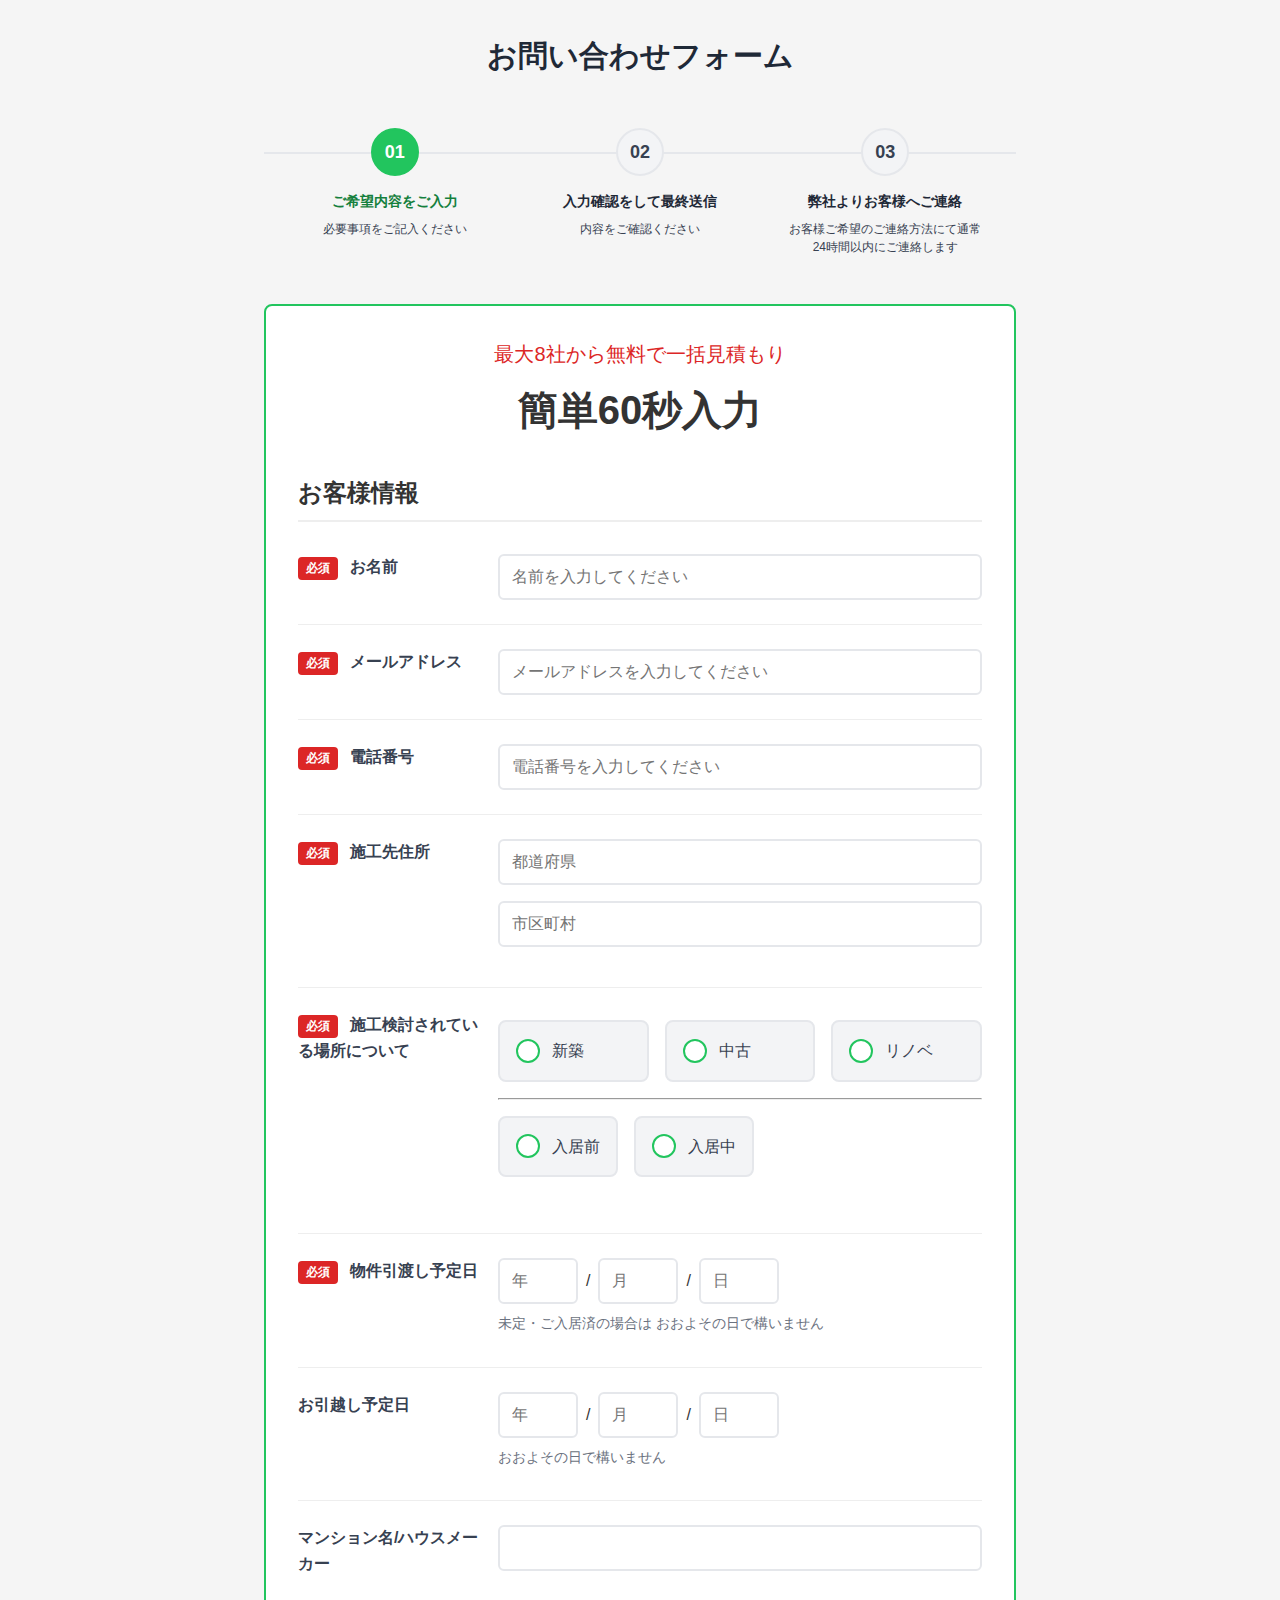
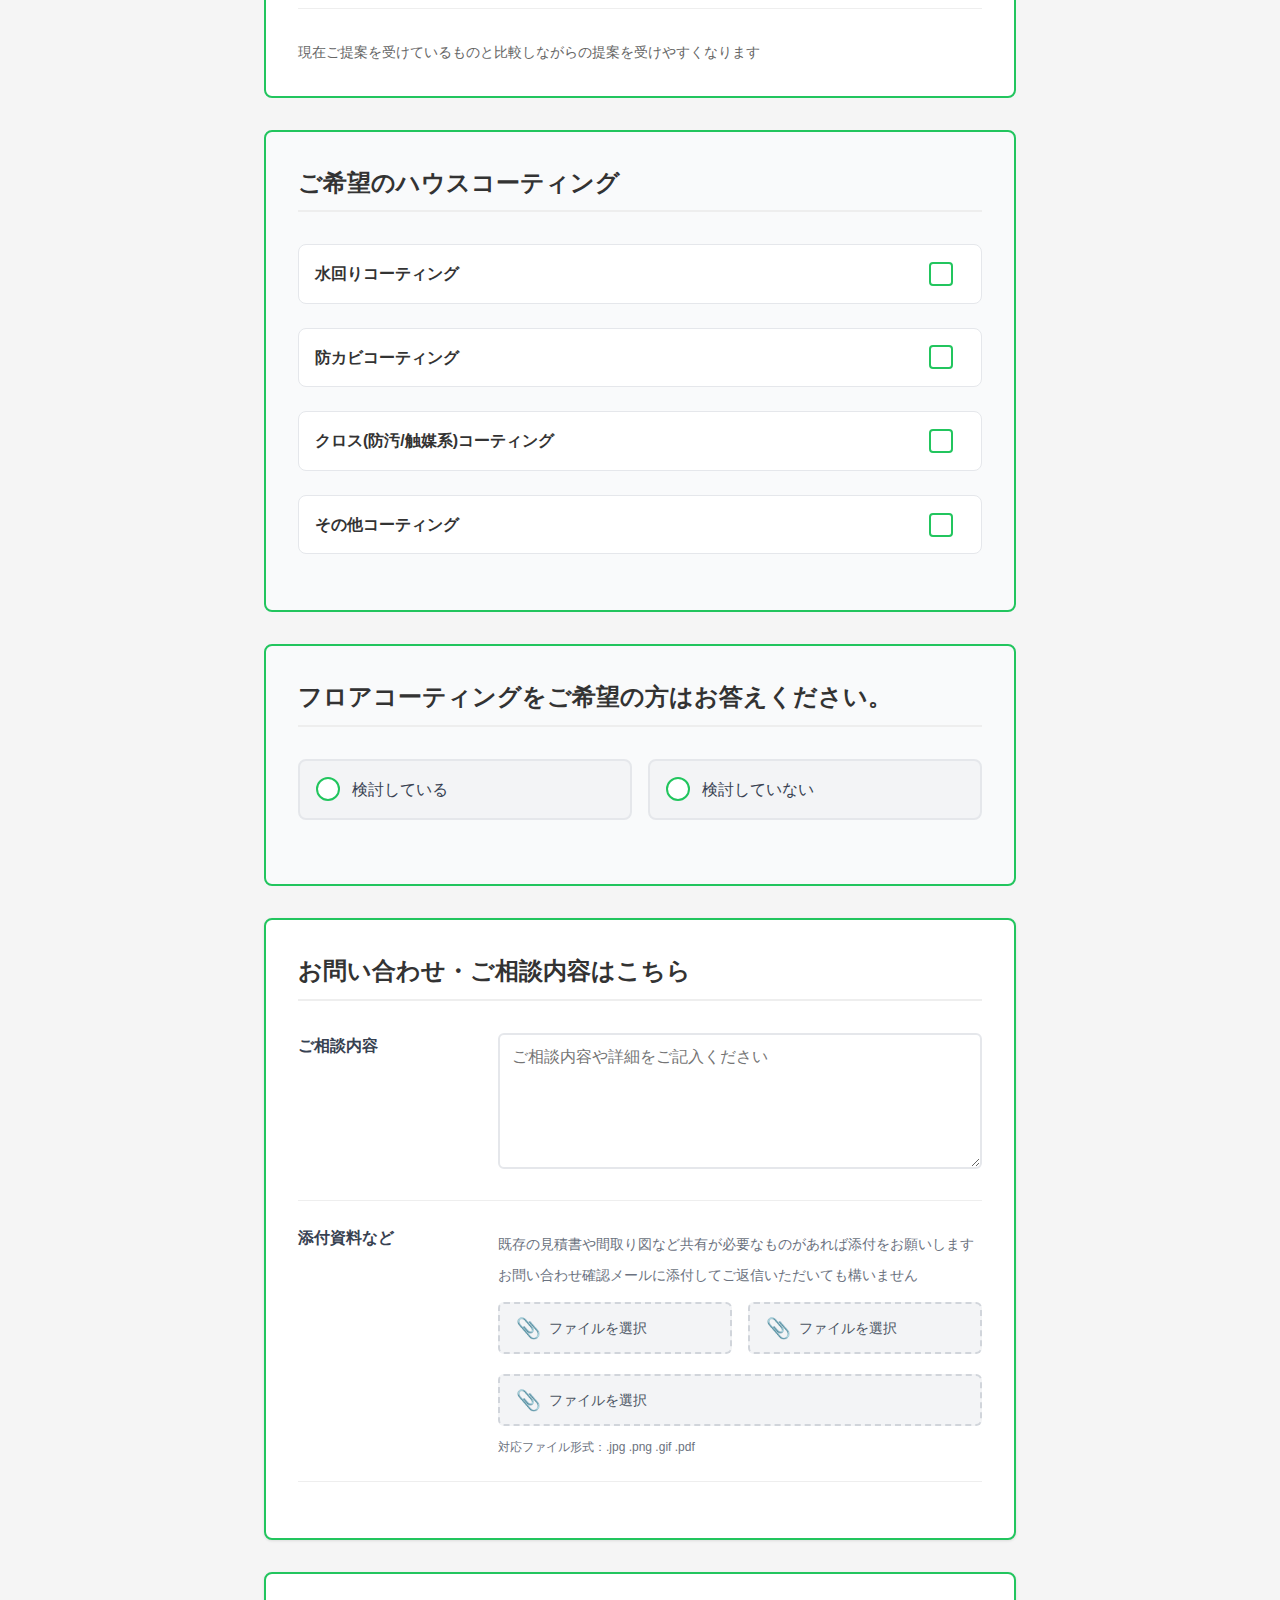
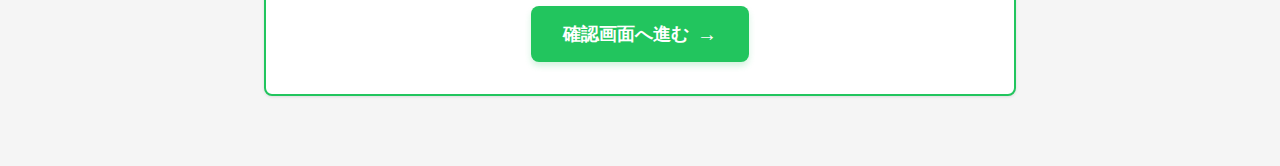
<file: index.html>
<!DOCTYPE html>
<html lang="ja">
	<head>
		<meta charset="UTF-8" />
		<meta name="viewport" content="width=device-width, initial-scale=1.0" />
		<title>お問い合わせフォーム</title>
		<link rel="stylesheet" href="./style.css" />
		<link
			href="https://fonts.googleapis.com/css2?family=Noto+Sans+JP:wght@500;700;900&display=swap"
			rel="stylesheet"
		/>
		<script src="script.js" defer></script>
	</head>
	<body>
		<main class="container">
			<header>
				<h1 class="form-title">お問い合わせフォーム</h1>
				<div class="progress-steps">
					<div class="step active">
						<div class="step-content">
							<div class="step-number">01</div>
							<div class="step-text">
								<h2>ご希望内容をご入力</h2>
								<p>必要事項をご記入ください</p>
							</div>
						</div>
					</div>
					<div class="step">
						<div class="step-content">
							<div class="step-number">02</div>
							<div class="step-text">
								<h2>入力確認をして最終送信</h2>
								<p>内容をご確認ください</p>
							</div>
						</div>
					</div>
					<div class="step">
						<div class="step-content">
							<div class="step-number">03</div>
							<div class="step-text">
								<h2>弊社よりお客様へご連絡</h2>
								<p>お客様ご希望のご連絡方法にて通常24時間以内にご連絡します</p>
							</div>
						</div>
					</div>
				</div>
			</header>

			<form id="contactForm" novalidate action="/confirmation.html">
				<!-- Personal Info Section -->
				<section class="form-section">
					<div class="header-section">
						<p class="header-text-red">最大8社から無料で一括見積もり</p>
						<h1 class="header-text-large">簡単60秒入力</h1>
					</div>

					<div class="form-content">
						<h2 class="section-title">お客様情報</h2>

						<!-- Name -->
						<div class="form-group">
							<div class="form-label">
								<span class="required-badge">必須</span>
								<label for="name">お名前</label>
							</div>
							<div class="form-input">
								<input
									type="text"
									id="name"
									name="name"
									placeholder="名前を入力してください"
									required
								/>
							</div>
						</div>

						<!-- Email -->
						<div class="form-group">
							<div class="form-label">
								<span class="required-badge">必須</span>
								<label for="email">メールアドレス</label>
							</div>
							<div class="form-input">
								<input
									type="email"
									id="email"
									name="email"
									placeholder="メールアドレスを入力してください"
									required
								/>
							</div>
						</div>

						<!-- Phone -->
						<div class="form-group">
							<div class="form-label">
								<span class="required-badge">必須</span>
								<label for="phone">電話番号</label>
							</div>
							<div class="form-input">
								<input
									type="tel"
									id="phone"
									name="phone"
									placeholder="電話番号を入力してください"
									required
								/>
							</div>
						</div>

						<!-- Installation Address -->
						<div class="form-group">
							<div class="form-label">
								<span class="required-badge">必須</span>
								<label>施工先住所</label>
							</div>
							<div class="form-input">
								<div class="address-fields">
									<input type="text" placeholder="都道府県" required />
									<input type="text" placeholder="市区町村" required />
								</div>
							</div>
						</div>

						<!-- Property Status -->
						<div class="form-group">
							<div class="form-label">
								<span class="required-badge">必須</span>
								<label>施工検討されている場所について</label>
							</div>
							<div class="form-input">
								<div class="property-status radio-group">
									<label class="radio-label propety-status-label">
										<input
											type="radio"
											name="property-type"
											value="新築"
											class="area-unit-radio"
										/>
										<span class="custom-radio"></span>
										<span class="radio-text">新築</span>
									</label>
									<label class="radio-label propety-status-label">
										<input
											type="radio"
											name="property-type"
											value="中古"
											class="area-unit-radio"
										/>
										<span class="custom-radio"></span>
										<span class="radio-text">中古</span>
									</label>
									<label class="radio-label propety-status-label">
										<input
											type="radio"
											name="property-type"
											value="リノベ"
											class="area-unit-radio"
										/>
										<span class="custom-radio"></span>
										<span class="radio-text">リノベ</span>
									</label>
								</div>
<hr>
								<div class="occupancy-status">
									<div class="occupancy-status radio-group">
										<label class="radio-label">
											<input
												type="radio"
												name="occupancy"
												value="入居前"
												class="area-unit-radio"
											/>
											<span class="custom-radio"></span>
											<span class="radio-text">入居前</span>
										</label>
										<label class="radio-label">
											<input
												type="radio"
												name="occupancy"
												value="入居中"
												class="area-unit-radio"
											/>
											<span class="custom-radio"></span>
											<span class="radio-text">入居中</span>
										</label>
									</div>
								</div>
							</div>
						</div>

						<!-- Handover Date -->
						<div class="form-group">
							<div class="form-label">
								<span class="required-badge">必須</span>
								<label>物件引渡し予定日</label>
							</div>
							<div class="form-input">
								<div class="date-input">
									<input type="text" placeholder="年" required />
									<span>/</span>
									<input type="text" placeholder="月" required />
									<span>/</span>
									<input type="text" placeholder="日" required />
								</div>
								<p class="helper-text">
									未定・ご入居済の場合は おおよその日で構いません
								</p>
							</div>
						</div>

						<!-- Moving Date -->
						<div class="form-group">
							<div class="form-label">
								<label>お引越し予定日</label>
							</div>
							<div class="form-input">
								<div class="date-input">
									<input type="text" placeholder="年" />
									<span>/</span>
									<input type="text" placeholder="月" />
									<span>/</span>
									<input type="text" placeholder="日" />
								</div>
								<p class="helper-text">おおよその日で構いません</p>
							</div>
						</div>

						<!-- Building Name -->
						<div class="form-group">
							<div class="form-label">
								<label>マンション名/ハウスメーカー</label>
							</div>
							<div class="form-input">
								<input type="text" />
							</div>
						</div>

						<p class="note-text">
							現在ご提案を受けているものと比較しながらの提案を受けやすくなります
						</p>
					</div>
				</section>

				<!-- Coating Options Section -->
				<section class="form-section coating-section">
					<h2 class="section-title">ご希望のハウスコーティング</h2>

					<!-- Water Area Coating -->
					<div class="coating-group">
						<input type="checkbox" id="water-coating" class="main-checkbox" />
						<label for="water-coating" class="main-label">
							水回りコーティング
							<span class="checkmark"></span>
						</label>


						<div class="sub-options">
							<label class="sub-item">
								<input
									type="checkbox"
									class="sub-checkbox"
									id="water-bathroom"
								/>
								<span class="checkmark"></span>
								浴室
							</label>
							<label class="sub-item">
								<input
									type="checkbox"
									class="sub-checkbox"
									id="water-washbasin"
								/>
								<span class="checkmark"></span>
								洗面台
							</label>
							<label class="sub-item">
								<input
									type="checkbox"
									class="sub-checkbox"
									id="water-kitchen"
								/>
								<span class="checkmark"></span>
								キッチン
							</label>
							<label class="sub-item">
								<input type="checkbox" class="sub-checkbox" id="water-toilet" />
								<span class="checkmark"></span>
								トイレ
							</label>
						</div>
					</div>

					<!-- Anti-mold Coating -->
					<div class="coating-group">
						<input type="checkbox" id="mold-coating" class="main-checkbox" />
						<label for="mold-coating" class="main-label">
							防カビコーティング
							<span class="checkmark"></span>
						</label>
						<div class="sub-options">
							<label class="sub-item">
								<input
									type="checkbox"
									class="sub-checkbox"
									id="mold-bathroom"
								/>
								<span class="checkmark"></span>
								浴室
							</label>
							<label class="sub-item">
								<input
									type="checkbox"
									class="sub-checkbox"
									id="mold-washroom"
								/>
								<span class="checkmark"></span>
								洗面所
							</label>
							<label class="sub-item">
								<input type="checkbox" class="sub-checkbox" id="mold-kitchen" />
								<span class="checkmark"></span>
								キッチン
							</label>
							<label class="sub-item">
								<input type="checkbox" class="sub-checkbox" id="mold-toilet" />
								<span class="checkmark"></span>
								トイレ
							</label>
							<label class="sub-item">
								<input type="checkbox" class="sub-checkbox" id="mold-storage" />
								<span class="checkmark"></span>
								収納内
							</label>
						</div>
					</div>

					<!-- Cross Coating -->
					<div class="coating-group">
						<input type="checkbox" id="cross-coating" class="main-checkbox" />
						<label for="cross-coating" class="main-label">
							クロス(防汚/触媒系)コーティング
							<span class="checkmark"></span>
						</label>
						<div class="sub-options">
							<label class="sub-item">
								<input
									type="checkbox"
									class="sub-checkbox"
									id="cross-bathroom"
								/>
								<span class="checkmark"></span>
								浴室
							</label>
							<label class="sub-item">
								<input
									type="checkbox"
									class="sub-checkbox"
									id="cross-washroom"
								/>
								<span class="checkmark"></span>
								洗面所
							</label>
							<label class="sub-item">
								<input
									type="checkbox"
									class="sub-checkbox"
									id="cross-kitchen"
								/>
								<span class="checkmark"></span>
								キッチン
							</label>
							<label class="sub-item">
								<input type="checkbox" class="sub-checkbox" id="cross-toilet" />
								<span class="checkmark"></span>
								トイレ
							</label>
							<label class="sub-item">
								<input
									type="checkbox"
									class="sub-checkbox"
									id="cross-storage"
								/>
								<span class="checkmark"></span>
								収納内
							</label>
						</div>
					</div>

					<!-- Other Coating -->
					<div class="coating-group">
						<input type="checkbox" id="other-coating" class="main-checkbox" />
						<label for="other-coating" class="main-label">
							その他コーティング
							<span class="checkmark"></span>
						</label>
						<div class="sub-options">
							<label class="sub-item">
								<input
									type="checkbox"
									class="sub-checkbox"
									id="entrance-stone"
								/>
								<span class="checkmark"></span>
								玄関石材コーティング
							</label>
							<label class="sub-item">
								<input
									type="checkbox"
									class="sub-checkbox"
									id="cushion-floor"
								/>
								<span class="checkmark"></span>
								クッションフロアコーティング
							</label>
							<label class="sub-item">
								<input type="checkbox" class="sub-checkbox" id="window-frame" />
								<span class="checkmark"></span>
								窓枠コーティング
							</label>
							<label class="sub-item">
								<input
									type="checkbox"
									class="sub-checkbox"
									id="room-storage-door"
								/>
								<span class="checkmark"></span>
								居室ドア・収納扉コーティング
							</label>
							<label class="sub-item">
								<input type="checkbox" class="sub-checkbox" id="white-wood" />
								<span class="checkmark"></span>
								和室白木コーティング
							</label>
						</div>
					</div>
				</section>

				<!-- Floor Coatings -->
				<section class="form-section coating-section">
					<h2 class="section-title">
						フロアコーティングをご希望の方はお答えください。
					</h2>
					<div class="form-row floor-coating-options">
						<div class="form-input">
							<div class="radio-group">
								<label class="radio-label">
									<input
										type="radio"
										name="floor-coating-"
										value="検討している"
										id="considering"
									/>
									<span class="custom-radio"></span>
									<span class="radio-text">検討している</span>
								</label>
								<label class="radio-label">
									<input
										type="radio"
										name="floor-coating-"
										value="検討していない"
										id="not-considering"
									/>
									<span class="custom-radio"></span>
									<span class="radio-text">検討していない</span>
								</label>
							</div>
						</div>
					</div>

					<div id="coating-options" class="hidden">
						<!-- Maintenance Preferences -->
						<div class="coating-group">
							<input
								type="checkbox"
								id="maintenance-preference"
								class="main-checkbox"
							/>
							<label for="maintenance-preference" class="main-label">
								お手入れと性能
								<span class="checkmark"></span>
							</label>
							<div class="sub-options">
								<label class="sub-item">
									<input type="checkbox" class="sub-checkbox" id="easy-care" />
									<span class="checkmark"></span>
									お手入れが楽なのがいい
								</label>
								<label class="sub-item">
									<input
										type="checkbox"
										class="sub-checkbox"
										id="hard-to-scratch"
									/>
									<span class="checkmark"></span>
									傷がつきにくいのがいい
								</label>
								<label class="sub-item">
									<input
										type="checkbox"
										class="sub-checkbox"
										id="good-to-slip"
									/>
									<span class="checkmark"></span>
									滑りにくいのがいい
								</label>
							</div>
						</div>

						<!-- Cost Preferences -->
						<div class="coating-group">
							<input
								type="checkbox"
								id="cost-preference"
								class="main-checkbox"
							/>
							<label for="cost-preference" class="main-label">
								コスト
								<span class="checkmark"></span>
							</label>
							<div class="sub-options">
								<label class="sub-item">
									<input
										type="checkbox"
										class="sub-checkbox"
										id="anything-cheap"
									/>
									<span class="checkmark"></span>
									安価ならなんでもいい
								</label>
								<label class="sub-item">
									<input
										type="checkbox"
										class="sub-checkbox"
										id="price-quality-balance"
									/>
									<span class="checkmark"></span>
									値段と質のバランス
								</label>
								<label class="sub-item">
									<input
										type="checkbox"
										class="sub-checkbox"
										id="high-performance"
									/>
									<span class="checkmark"></span>
									少し高価でも高性能がいい
								</label>
							</div>
						</div>

						<!-- Desired Coating Type -->
						<div class="coating-group">
							<input
								type="checkbox"
								id="desired-coating-type"
								class="main-checkbox"
							/>
							<label for="desired-coating-type" class="main-label">
								ご希望のコーティング種別
								<span class="checkmark"></span>
							</label>
							<div class="sub-options">
								<label class="sub-item">
									<input
										type="checkbox"
										class="sub-checkbox"
										id="glass-coating"
									/>
									<span class="checkmark"></span>
									<span class="option-text">ガラスコーティング</span>
								</label>
								<label class="sub-item">
									<input type="checkbox" class="sub-checkbox" id="uv-coating" />
									<span class="checkmark"></span>
									<span class="option-text">UVコーティング</span>
								</label>
								<label class="sub-item">
									<input
										type="checkbox"
										class="sub-checkbox"
										id="silicone-coating"
									/>
									<span class="checkmark"></span>
									<span class="option-text">シリコンコーティング</span>
								</label>
								<label class="sub-item">
									<input
										type="checkbox"
										class="sub-checkbox"
										id="urethane-coating"
									/>
									<span class="checkmark"></span>
									<span class="option-text">ウレタン系コーティング</span>
								</label>
								<label class="sub-item">
									<input
										type="checkbox"
										class="sub-checkbox"
										id="recommendations-environment"
									/>
									<span class="checkmark"></span>
									<span class="option-text">上記の環境に合わせたお薦め</span>
								</label>
								<label class="sub-item other-option">
									<input
										type="checkbox"
										class="sub-checkbox"
										id="other-coating"
									/>
									<span class="checkmark"></span>
									<span class="option-text">その他</span>
									<div class="other-input-wrapper">
										<input
											type="text"
											id="others-product-name"
											class="other-input"
											placeholder="*ご紹介を受けた製品名など"
										/>
									</div>
								</label>
							</div>
						</div>

						<!-- General construction request -->
						<div class="form-group">
							<label for="General-construction-request" class="form-label"
								>おおまかな施工希望</label
							>
							<div class="form-input">
								<label class="sub-item">
									<input
										type="checkbox"
										class="sub-checkbox"
										id="urethane-coating"
									/>
									<span class="checkmark"></span>
									<span class="option-text">必要箇所のみ希望</span>
								</label>
								<label class="sub-item">
									<input
										type="checkbox"
										class="sub-checkbox"
										id="urethane-coating"
									/>
									<span class="checkmark"></span>
									<span class="option-text">全室施工希望</span>
								</label>
							</div>
						</div>

						<div class="form-group">
							<label for="area-unit" class="form-label">施工面積の単位</label>
							<div class="form-input area-unit-group">
								<label class="radio-label area-unit-label">
									<input
										type="radio"
										name="area-unit"
										value="tatami"
										class="area-unit-radio"
									/>
									<span class="custom-radio"></span>
									<span class="radio-text">帖</span>
								</label>
								<label class="radio-label area-unit-label">
									<input
										type="radio"
										name="area-unit"
										value="square-meter"
										class="area-unit-radio"
									/>
									<span class="custom-radio"></span>
									<span class="radio-text">平米（㎡）</span>
								</label>
							</div>
						</div>

						<div class="form-group">
							<label for="construction-area" class="form-label">施工面積</label>
							<div class="form-input">
								<div class="construction-area-wrapper">
									<span class="area-prefix">約</span>
									<div class="area-input-container">
										<input
											type="text"
											id="construction-area"
											name="construction-area"
											class="area-input"
											placeholder="数値を入力"
										/>
									</div>
									<span class="area-suffix">帖/平米</span>
								</div>
							</div>
						</div>
					</div>
				</section>

				<!-- Attachmennts -->
				<section class="form-section inquiry-section">
					<h3 class="section-title">お問い合わせ・ご相談内容はこちら</h3>

					<div class="form-group">
						<label for="inquiry-details" class="form-label">ご相談内容</label>
						<div class="form-input">
							<textarea
								name="inquiry-details"
								id="inquiry-details"
								rows="6"
								placeholder="ご相談内容や詳細をご記入ください"
								class="text-area-input"
							></textarea>
						</div>
					</div>

					<!-- File Upload Section -->
					<div class="form-group">
						<label class="form-label">添付資料など</label>
						<div class="form-input">
							<p class="helper-text">
								既存の見積書や間取り図など共有が必要なものがあれば添付をお願いします
							</p>
							<p class="helper-text">
								お問い合わせ確認メールに添付してご返信いただいても構いません
							</p>

							<div class="file-upload-container">
								<div class="file-upload-item">
									<input
										type="file"
										id="file1"
										name="file1"
										class="file-input"
										accept=".jpg,.png,.gif,.pdf"
									/>
									<label for="file1" class="file-label">
										<span class="file-icon">📎</span>
										<span class="file-text">ファイルを選択</span>
									</label>
									<span class="file-name"></span>
								</div>
								<div class="file-upload-item">
									<input
										type="file"
										id="file2"
										name="file2"
										class="file-input"
										accept=".jpg,.png,.gif,.pdf"
									/>
									<label for="file2" class="file-label">
										<span class="file-icon">📎</span>
										<span class="file-text">ファイルを選択</span>
									</label>
									<span class="file-name"></span>
								</div>
								<div class="file-upload-item">
									<input
										type="file"
										id="file3"
										name="file3"
										class="file-input"
										accept=".jpg,.png,.gif,.pdf"
									/>
									<label for="file3" class="file-label">
										<span class="file-icon">📎</span>
										<span class="file-text">ファイルを選択</span>
									</label>
									<span class="file-name"></span>
								</div>
							</div>
							<p class="file-format-info">
								対応ファイル形式：.jpg .png .gif .pdf
							</p>
						</div>
					</div>
				</section>

				<!-- Submit -->
				<section class="form-section submit-section">
					<div class="submit-container">
						<button type="submit" class="submit-button">
							<span class="submit-text">確認画面へ進む</span>
							<span class="submit-icon">→</span>
						</button>
					</div>
				</section>
			</form>
		</main>
	</body>
</html>
</file>
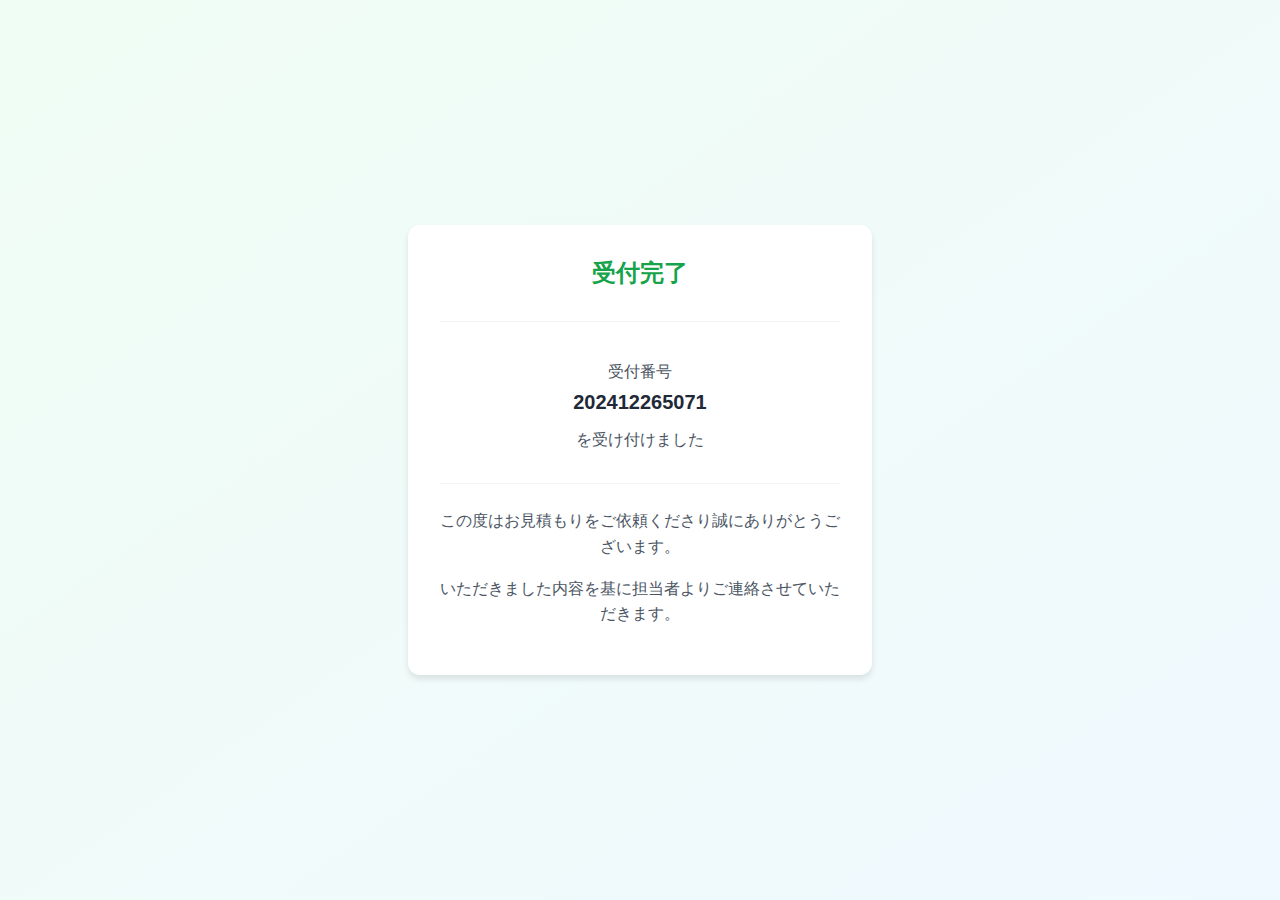
<file: confirmation.html>
<!DOCTYPE html>
<html lang="ja">
<head>
    <meta charset="UTF-8">
    <meta name="viewport" content="width=device-width, initial-scale=1.0">
    <title>受付完了</title>
    <style>
        body {
            margin: 0;
            min-height: 100vh;
            display: flex;
            align-items: center;
            justify-content: center;
            font-family: sans-serif;
            background: linear-gradient(to bottom right, #f0fdf4, #f0f9ff);
        }

        .card {
            background: white;
            padding: 2rem;
            border-radius: 12px;
            box-shadow: 0 4px 6px rgba(0, 0, 0, 0.1);
            max-width: 400px;
            width: 90%;
            animation: slideUp 0.7s ease-out;
        }

        @keyframes slideUp {
            from {
                opacity: 0;
                transform: translateY(16px);
            }
            to {
                opacity: 1;
                transform: translateY(0);
            }
        }

        .title {
            color: #16a34a;
            text-align: center;
            font-size: 1.5rem;
            margin: 0 0 2rem 0;
        }

        .confirmation {
            border-top: 1px solid #f3f4f6;
            border-bottom: 1px solid #f3f4f6;
            padding: 1.5rem 0;
            margin-bottom: 1.5rem;
            text-align: center;
        }

        .confirmation-label {
            color: #4b5563;
            margin-bottom: 0.5rem;
        }

        .confirmation-number {
            font-size: 1.25rem;
            font-weight: 600;
            color: #1f2937;
            margin: 0.5rem 0;
        }

        .message {
            text-align: center;
            color: #4b5563;
            line-height: 1.6;
        }
    </style>
</head>
<body>
    <div class="card">
        <h1 class="title">受付完了</h1>
        
        <div class="confirmation">
            <p class="confirmation-label">受付番号</p>
            <p class="confirmation-number">202412265071</p>
            <p class="confirmation-label">を受け付けました</p>
        </div>

        <div class="message">
            <p>この度はお見積もりをご依頼くださり誠にありがとうございます。</p>
            <p>いただきました内容を基に担当者よりご連絡させていただきます。</p>
        </div>
    </div>
</body>
</html>
</file>
<file: style.css>
/* Base styles */
* {
	margin: 0;
	padding: 0;
	box-sizing: border-box;
}

body {
	font-family: '游ゴシック', 'Yu Gothic', YuGothic, 'Hiragino Kaku Gothic ProN',
		'Hiragino Kaku Gothic Pro', 'ヒラギノ角ゴ Pro W3', 'ヒラギノ角ゴ W3',
		'メイリオ', 'ＭＳ Ｐゴシック', sans-serif;
	background-color: #f5f5f5;
	color: #333;
	line-height: 1.6;
}

/* Header and progress indicator styles */
:root {
	--primary: #22c55e;
	--primary-dark: #15803d;
	--primary-light: #bbf7d0;
	--gray-50: #f9fafb;
	--gray-100: #f3f4f6;
	--gray-200: #e5e7eb;
	--gray-700: #374151;
	--gray-800: #1f2937;
}

.container {
	max-width: 800px;
	margin: 0 auto;
	padding: 2rem 1.5rem;
}

.form-title {
	font-size: 1.875rem;
	font-weight: 700;
	color: var(--gray-800);
	text-align: center;
	margin-bottom: 3rem;
}

.progress-steps {
	position: relative;
	display: grid;
	grid-template-columns: repeat(3, 1fr);
	gap: 1rem;
	margin-bottom: 3rem;
	padding: 0 1rem;
}

/* Progress line */
.progress-steps::before {
	content: '';
	position: absolute;
	top: 24px;
	left: 0;
	width: 100%;
	height: 2px;
	background-color: var(--gray-200);
	z-index: 1;
}

.step {
	position: relative;
	z-index: 2;
	padding: 0;
	background: none;
}

.step-content {
	display: flex;
	flex-direction: column;
	align-items: center;
	text-align: center;
}

.step-number {
	width: 48px;
	height: 48px;
	background-color: var(--gray-100);
	border: 2px solid var(--gray-200);
	border-radius: 50%;
	display: flex;
	align-items: center;
	justify-content: center;
	font-size: 1.125rem;
	font-weight: 600;
	color: var(--gray-700);
	margin-bottom: 1rem;
	transition: all 0.3s ease;
	flex-shrink: 0;
}

.step.active .step-number {
	background-color: var(--primary);
	border-color: var(--primary);
	color: white;
}

.step.completed .step-number {
	background-color: var(--primary-light);
	border-color: var(--primary);
	color: var(--primary-dark);
}

.step-text {
	max-width: 200px;
	margin: 0 auto;
}

.step-text h2 {
	font-size: 0.875rem;
	font-weight: 600;
	color: var(--gray-800);
	margin-bottom: 0.5rem;
	line-height: 1.4;
}

.step-text p {
	font-size: 0.75rem;
	color: var(--gray-700);
	line-height: 1.5;
}

.step.active .step-text h2 {
	color: var(--primary-dark);
}

@media (max-width: 640px) {
	.container {
		padding: 1.5rem 1rem;
	}

	.form-title {
		font-size: 1.5rem;
		margin-bottom: 2rem;
	}

	.progress-steps {
		grid-template-columns: 1fr;
		gap: 2rem;
		padding: 0.5rem 0 0.5rem 1.5rem;
		margin-left: 1rem;
	}

	.progress-steps::before {
		top: 0;
		left: 24px;
		width: 2px;
		height: 100%;
		background: none;
	}


	.step-content {
		flex-direction: row;
		text-align: left;
		align-items: flex-start;
		gap: 1.25rem;
	}

	.step-number {
		margin-bottom: 0;
	}

	.step-text {
		flex: 1;
		max-width: none;
		padding-right: 1rem;
	}

	.step-text h2 {
		font-size: 1rem;
		margin-top: 0.75rem;
		margin-bottom: 0.25rem;
	}

	.step-text p {
		font-size: 0.875rem;
		margin: 0;
		color: var(--gray-700);
	}
}

/* Additional mobile fixes */
@media (max-width: 480px) {
	.progress-steps {
		margin-left: 0.5rem;
		padding-left: 1rem;
	}

	.step-content {
		gap: 1rem;
	}

	.step-text {
		padding-right: 0.5rem;
	}

	.step-number {
		width: 40px;
		height: 40px;
		font-size: 1rem;
	}
}

/* Form Container */
.form-section {
	max-width: 800px;
	margin: 2rem auto;
	background: white;
	border-radius: 8px;
	border: 2px solid #22c55e;
	padding: 2rem;
}

/* Header Section */
.header-section {
	text-align: center;
	margin-bottom: 2rem;
}

.header-text-red {
	color: #dc2626;
	font-size: 1.25rem;
	margin-bottom: 0.5rem;
}

.header-text-large {
	font-size: 2.5rem;
	font-weight: 900;
}

/* Section Title */
.section-title {
	font-size: 1.5rem;
	margin-bottom: 2rem;
	padding-bottom: 0.5rem;
	border-bottom: 2px solid #eee;
}

/* Form Group */
.form-group {
	display: flex;
	margin-bottom: 1.5rem;
	padding-bottom: 1.5rem;
	border-bottom: 1px solid #eee;
}

.form-label {
	width: 200px;
	flex-shrink: 0;
	padding-right: 1rem;
}

.form-input {
	flex: 1;
}

/* Required Badge */
.required-badge {
	display: inline-block;
	background: #dc2626;
	color: white;
	padding: 2px 8px;
	border-radius: 4px;
	font-size: 0.75rem;
	margin-right: 0.5rem;
}

/* Input Styles */
input[type='text'],
input[type='email'],
input[type='tel'] {
	width: 100%;
	padding: 0.75rem;
	border: 2px solid #e5e7eb;
	border-radius: 6px;
	font-size: 1rem;
}

input[type='text']:focus,
input[type='email']:focus,
input[type='tel']:focus {
	outline: none;
	border-color: #22c55e;
	box-shadow: 0 0 0 3px rgba(34, 197, 94, 0.1);
}

/* Address Fields */
.address-fields {
	display: grid;
	gap: 1rem;
	margin-bottom: 1rem;
}

/* Property Status */
.property-status,
.occupancy-status {
	display: flex;
	gap: 2rem;
	margin-bottom: 1rem;
    margin-top: 0.5rem;
}

/* Checkbox Styles */
.checkbox-label {
	display: flex;
	align-items: center;
	gap: 0.5rem;
	cursor: pointer;
}

.checkbox-label input[type='checkbox'] {
	display: none;
}

.custom-checkbox {
	width: 20px;
	height: 20px;
	border: 2px solid #666;
	border-radius: 4px;
	position: relative;
}

.checkbox-label input[type='checkbox']:checked + .custom-checkbox::after {
	content: '';
	position: absolute;
	left: 6px;
	top: 3px;
	width: 5px;
	height: 10px;
	border-right: 2px solid #666;
	border-bottom: 2px solid #666;
	transform: rotate(45deg);
}

/* Date Input */
.date-input {
	display: flex;
	align-items: center;
	gap: 0.5rem;
}

.date-input input {
	width: 80px;
}

/* Helper Text */
.helper-text {
	font-size: 0.875rem;
	color: #666;
	margin-top: 0.5rem;
}

.note-text {
	font-size: 0.875rem;
	color: #666;
	margin-top: 2rem;
}

/* Responsive Design */
@media (max-width: 768px) {
	.form-container {
		margin: 1rem;
		padding: 1rem;
		border-radius: 4px;
	}

	.form-group {
		flex-direction: column;
	}

	.form-label {
		width: 100%;
		margin-bottom: 0.5rem;
	}

	.property-status,
	.occupancy-status {
		flex-direction: column;
		gap: 0.5rem;
	}

	.date-input {
		flex-wrap: wrap;
	}
}

/* Coating Section Styles */
.coating-section {
	background-color: #f9fafb;
	border-radius: 8px;
	padding: 2rem;
	margin-top: 2rem;
}

.coating-group {
	background-color: #ffffff;
	border: 1px solid #e5e7eb;
	border-radius: 8px;
	margin-bottom: 1rem;
	overflow: hidden;
	transition: all 0.3s ease;
}

.coating-group:hover {
	box-shadow: 0 4px 6px rgba(0, 0, 0, 0.1);
}

.main-label {
	display: flex;
	justify-content: space-between;
	align-items: center;
	padding: 1rem;
	font-weight: 600;
	cursor: pointer;
	transition: background-color 0.3s ease;
}

.main-label:hover {
	background-color: #f3f4f6;
}

.toggle-icon {
	width: 24px;
	height: 24px;
	border: 2px solid #4b5563;
	border-radius: 50%;
	position: relative;
	transition: all 0.3s ease;
}

.toggle-icon::before,
.toggle-icon::after {
	content: '';
	position: absolute;
	background-color: #4b5563;
	top: 50%;
	left: 50%;
	transition: all 0.3s ease;
}

.toggle-icon::before {
	width: 2px;
	height: 12px;
	transform: translate(-50%, -50%);
}

.toggle-icon::after {
	width: 12px;
	height: 2px;
	transform: translate(-50%, -50%);
}

.main-checkbox:checked + .main-label .toggle-icon {
	border-color: #22c55e;
	background-color: #22c55e;
}

.main-checkbox:checked + .main-label .toggle-icon::before,
.main-checkbox:checked + .main-label .toggle-icon::after {
	background-color: #ffffff;
}

.main-checkbox:checked + .main-label .toggle-icon::before {
	transform: translate(-50%, -50%) rotate(90deg);
}

.sub-options {
	max-height: 0;
	overflow: hidden;
	transition: max-height 0.3s ease;
}

.main-checkbox:checked ~ .sub-options {
	max-height: 500px;
}

.sub-item {
	display: flex;
	align-items: center;
	padding: 0.75rem 1rem 0.75rem 2rem;
	cursor: pointer;
	transition: background-color 0.3s ease;
}

.sub-item:hover {
	background-color: #f3f4f6;
}

.checkmark {
	width: 20px;
	height: 20px;
	border: 2px solid #4b5563;
	border-radius: 4px;
	margin-right: 0.75rem;
	position: relative;
	transition: all 0.3s ease;
	padding: 10px;
}

.sub-checkbox:checked + .checkmark {
	background-color: #22c55e;
	border-color: #06a841;
}

.sub-checkbox:checked + .checkmark::after {
	content: '';
	position: absolute;
	left: 6px;
	top: 2px;
	width: 6px;
	height: 11px;
	border: solid white;
	border-width: 0 2px 2px 0;
	transform: rotate(45deg);
}

.auto-check
	.main-checkbox:checked
	~ .sub-options
	.sub-checkbox:checked
	+ .checkmark,
.auto-check .main-checkbox:checked ~ .sub-options .checkmark {
	background-color: #22c55e;
	border-color: #22c55e;
}

.auto-check
	.main-checkbox:checked
	~ .sub-options
	.sub-checkbox:checked
	+ .checkmark::after,
.auto-check .main-checkbox:checked ~ .sub-options .checkmark::after {
	content: '';
	position: absolute;
	left: 6px;
	top: 2px;
	width: 6px;
	height: 11px;
	border: solid white;
	border-width: 0 2px 2px 0;
	transform: rotate(45deg);
}

/* Hide default checkboxes */
.main-checkbox,
.sub-checkbox {
	position: absolute;
	opacity: 0;
	cursor: pointer;
	height: 0;
	width: 0;
}

/* Form Actions */
.form-actions {
	margin-top: 2rem;
	text-align: center;
}

.submit-button {
	background-color: #22c55e;
	color: #ffffff;
	font-weight: 700;
	padding: 0.75rem 2rem;
	border: none;
	border-radius: 8px;
	cursor: pointer;
	transition: background-color 0.3s ease;
}

.submit-button:hover {
	background-color: #16a34a;
}

/* Responsive Design */
@media (max-width: 640px) {
	.coating-section {
		padding: 1rem;
	}

	.main-label,
	.sub-item {
		padding: 0.75rem;
	}

	.sub-item {
		padding-left: 1.5rem;
	}
}


/* Radio button styles */
.radio-group {
    display: flex;
    gap: 1rem;
}

.radio-label {
    display: flex;
    align-items: center;
    cursor: pointer;
}



.radio-label input[type="radio"] {
    display: none;
}

.custom-radio {
    width: 20px;
    height: 20px;
    border: 2px solid #22c55e;
    border-radius: 50%;
    margin-right: 0.5rem;
    position: relative;
}

.radio-label input[type="radio"]:checked + .custom-radio::after {
    content: '';
    width: 10px;
    height: 10px;
    background-color: #22c55e;
    border-radius: 50%;
    position: absolute;
    top: 50%;
    left: 50%;
    transform: translate(-50%, -50%);
}

/* Hide coating options by default */
#coating-options {
    display: none;
}

#coating-options.visible {
    display: block;
}

/* Update checkbox styles */
.checkmark {
    width: 20px;
    height: 20px;
    border: 2px solid #22c55e;
    border-radius: 4px;
    margin-right: 0.75rem;
    position: relative;
    transition: all 0.3s ease;
}

.sub-checkbox:checked + .checkmark {
    background-color: #22c55e;
}

.sub-checkbox:checked + .checkmark::after {
    content: '';
    position: absolute;
    left: 6px;
    top: 2px;
    width: 6px;
    height: 11px;
    border: solid white;
    border-width: 0 2px 2px 0;
    transform: rotate(45deg);
}

/* Adjust main checkbox style */
.main-label .toggle-icon {
    border-color: #22c55e;
}

.main-checkbox:checked + .main-label .toggle-icon {
    background-color: #22c55e;
}

/* Attachemt Section */

/* Inquiry Section Styles */
.inquiry-section {
    background-color: #ffffff;
    border-radius: 8px;
    padding: 2rem;
    margin-top: 2rem;
    box-shadow: 0 1px 3px rgba(0, 0, 0, 0.1);
}

.form-label {
    display: block;
    font-weight: 600;
    margin-bottom: 0.5rem;
    color: #374151;
}

.text-area-input {
    width: 100%;
    padding: 0.75rem;
    border: 2px solid #e5e7eb;
    border-radius: 6px;
    font-size: 1rem;
    resize: vertical;
    min-height: 120px;
    transition: border-color 0.3s ease;
}

.text-area-input:focus {
    outline: none;
    border-color: #22c55e;
    box-shadow: 0 0 0 3px rgba(34, 197, 94, 0.1);
}

.helper-text {
    font-size: 0.875rem;
    color: #6b7280;
    margin-bottom: 0.5rem;
}

.file-upload-container {
    display: flex;
    flex-wrap: wrap;
    gap: 1rem;
    margin-top: 1rem;
}

.file-upload-item {
    flex: 1;
    min-width: 200px;
}

.file-input {
    display: none;
}

.file-label {
    display: flex;
    align-items: center;
    padding: 0.5rem 1rem;
    background-color: #f3f4f6;
    border: 2px dashed #d1d5db;
    border-radius: 6px;
    cursor: pointer;
    transition: all 0.3s ease;
}

.file-label:hover {
    background-color: #e5e7eb;
    border-color: #22c55e;
}

.file-icon {
    font-size: 1.25rem;
    margin-right: 0.5rem;
}

.file-text {
    font-size: 0.875rem;
    color: #4b5563;
}

.file-name {
    display: block;
    font-size: 0.75rem;
    color: #6b7280;
    margin-top: 0.25rem;
    white-space: nowrap;
    overflow: hidden;
    text-overflow: ellipsis;
}

.file-format-info {
    font-size: 0.75rem;
    color: #6b7280;
    margin-top: 0.5rem;
}

@media (max-width: 640px) {
    .inquiry-section {
        padding: 1.5rem;
    }

    .file-upload-container {
        flex-direction: column;
    }

    .file-upload-item {
        width: 100%;
    }
}

/* Sumbit Form */

.submit-section {
    margin-top: 2rem;
    padding: 2rem;
    background-color: #ffffff;
    border-radius: 8px;
    box-shadow: 0 1px 3px rgba(0, 0, 0, 0.1);
}

.submit-container {
    display: flex;
    justify-content: center;
}

.submit-button {
    display: inline-flex;
    align-items: center;
    justify-content: center;
    padding: 1rem 2rem;
    font-size: 1.125rem;
    font-weight: 600;
    color: #ffffff;
    background-color: #22c55e;
    border: none;
    border-radius: 8px;
    cursor: pointer;
    transition: all 0.3s ease;
    box-shadow: 0 4px 6px rgba(34, 197, 94, 0.2);
}

.submit-button:hover {
    background-color: #16a34a;
    transform: translateY(-2px);
    box-shadow: 0 6px 8px rgba(34, 197, 94, 0.3);
}

.submit-button:active {
    transform: translateY(0);
    box-shadow: 0 2px 4px rgba(34, 197, 94, 0.2);
}

.submit-text {
    margin-right: 0.5rem;
}

.submit-icon {
    font-size: 1.25rem;
    transition: transform 0.3s ease;
}

.submit-button:hover .submit-icon {
    transform: translateX(4px);
}

/* Responsive design */
@media (max-width: 640px) {
    .submit-section {
        padding: 1.5rem;
    }

    .submit-button {
        width: 100%;
        padding: 0.875rem 1.5rem;
        font-size: 1rem;
    }
}


/* Radio Checkbok */
.floor-coating-options {
    margin-bottom: 2rem;
}

.radio-group {
    display: flex;
    gap: 1rem;
    flex-wrap: wrap;
}

.radio-label {
    flex: 1;
    min-width: 200px;
    position: relative;
    display: flex;
    align-items: center;
    padding: 1rem;
    background-color: #f3f4f6;
    border: 2px solid #e5e7eb;
    border-radius: 8px;
    cursor: pointer;
    transition: all 0.3s ease;
}

.radio-label:hover {
    background-color: #e5e7eb;
}

.radio-label input[type="radio"] {
    position: absolute;
    opacity: 0;
    cursor: pointer;
    height: 0;
    width: 0;
}

.custom-radio {
    height: 24px;
    width: 24px;
    min-width: 24px;
    background-color: #fff;
    border: 2px solid #22c55e;
    border-radius: 50%;
    margin-right: 0.75rem;
    display: flex;
    align-items: center;
    justify-content: center;
    transition: all 0.3s ease;
}

.custom-radio::after {
    content: '';
    width: 12px;
    height: 12px;
    border-radius: 50%;
    background-color: #22c55e;
    opacity: 0;
    transition: opacity 0.2s ease;
}

.radio-label input[type="radio"]:checked + .custom-radio::after {
    opacity: 1;
}

.radio-text {
    font-size: 1rem;
    font-weight: 500;
    color: #374151;
}

.radio-label input[type="radio"]:checked ~ .radio-text {
    color: #22c55e;
}

.radio-label input[type="radio"]:checked + .custom-radio {
    background-color: #dcfce7;
}

.radio-label input[type="radio"]:checked ~ * {
    border-color: #22c55e;
}

/* Accessibility */
.radio-label input[type="radio"]:focus + .custom-radio {
    box-shadow: 0 0 0 3px rgba(34, 197, 94, 0.3);
}

/* Responsive design */
@media (max-width: 640px) {
    .radio-group {
        flex-direction: column;
    }

    .radio-label {
        width: 100%;
    }
}

.coating-group {
    background-color: #ffffff;
    border: 1px solid #e5e7eb;
    border-radius: 8px;
    margin-bottom: 1.5rem;
    overflow: hidden;
    transition: all 0.3s ease;
}

.coating-group:hover {
    box-shadow: 0 4px 6px rgba(0, 0, 0, 0.1);
}

.main-label {
    display: flex;
    justify-content: space-between;
    align-items: center;
    padding: 1rem;
    font-weight: 600;
    cursor: pointer;
    transition: background-color 0.3s ease;
}

.main-label:hover {
    background-color: #f3f4f6;
}

.toggle-icon {
    width: 24px;
    height: 24px;
    border: 2px solid #22c55e;
    border-radius: 50%;
    position: relative;
    transition: all 0.3s ease;
}

.toggle-icon::before,
.toggle-icon::after {
    content: '';
    position: absolute;
    background-color: #22c55e;
    top: 50%;
    left: 50%;
    transition: all 0.3s ease;
}

.toggle-icon::before {
    width: 2px;
    height: 12px;
    transform: translate(-50%, -50%);
}

.toggle-icon::after {
    width: 12px;
    height: 2px;
    transform: translate(-50%, -50%);
}

.main-checkbox:checked + .main-label .toggle-icon {
    background-color: #22c55e;
}

.main-checkbox:checked + .main-label .toggle-icon::before,
.main-checkbox:checked + .main-label .toggle-icon::after {
    background-color: #ffffff;
}

.main-checkbox:checked + .main-label .toggle-icon::before {
    transform: translate(-50%, -50%) rotate(90deg);
}

.sub-options {
    padding: 1rem;
    border-top: 1px solid #e5e7eb;
}

.sub-item {
    display: flex;
    align-items: center;
    margin-bottom: 0.75rem;
    cursor: pointer;
}

.sub-checkbox {
    position: absolute;
    opacity: 0;
}

.checkmark {
    width: 20px;
    height: 20px;
    border: 2px solid #22c55e;
    border-radius: 4px;
    margin-right: 0.75rem;
    display: inline-flex;
    justify-content: center;
    align-items: center;
    transition: all 0.3s ease;
}

.sub-checkbox:checked + .checkmark {
    background-color: #22c55e;
}

.sub-checkbox:checked + .checkmark::after {
    content: '✓';
    color: #ffffff;
    font-size: 14px;
    font-weight: bold;
}

.option-text {
    font-size: 0.95rem;
    color: #374151;
}

.other-option {
    flex-wrap: wrap;
}

.other-input-wrapper {
    flex-basis: 100%;
    margin-top: 0.5rem;
    margin-left: 2.75rem;
}

.other-input {
    width: 100%;
    padding: 0.5rem;
    border: 1px solid #d1d5db;
    border-radius: 4px;
    font-size: 0.9rem;
    transition: border-color 0.3s ease;
}

.other-input:focus {
    outline: none;
    border-color: #22c55e;
    box-shadow: 0 0 0 3px rgba(34, 197, 94, 0.1);
}

/* Hide main checkbox */
.main-checkbox {
    display: none;
}

/* Show sub-options when main checkbox is checked */
.main-checkbox:not(:checked) ~ .sub-options {
    display: none;
}

/* Responsive design */
@media (max-width: 640px) {
    .sub-item {
        margin-bottom: 1rem;
    }

    .other-input-wrapper {
        margin-left: 0;
        margin-top: 0.75rem;
    }
}


.coating-section {
    background-color: #f9fafb;
}

.section-title {
    font-size: 1.5rem;
    margin-bottom: 2rem;
    padding-bottom: 0.5rem;
    border-bottom: 2px solid #eee;
}


.form-label {
    width: 200px;
    flex-shrink: 0;
    padding-right: 1rem;
    font-weight: 600;
    color: #374151;
}

.form-input {
    flex: 1;
}

/* Radio button styles */
.radio-group {
    display: flex;
    gap: 1rem;
    flex-wrap: wrap;
}

.radio-label {
    flex: 1;
    min-width: 20px;
    position: relative;
    display: flex;
    align-items: center;
    padding: 1rem;
    background-color: #f3f4f6;
    border: 2px solid #e5e7eb;
    border-radius: 8px;
    cursor: pointer;
    transition: all 0.3s ease;
}

.radio-label:hover {
    background-color: #e5e7eb;
}

.custom-radio {
    height: 24px;
    width: 24px;
    min-width: 24px;
    background-color: #fff;
    border: 2px solid #22c55e;
    border-radius: 50%;
    margin-right: 0.75rem;
    display: flex;
    align-items: center;
    justify-content: center;
    transition: all 0.3s ease;
}

.radio-text {
    font-size: 1rem;
    font-weight: 500;
    color: #374151;
}

/* Coating group styles */
.coating-group {
    background-color: #ffffff;
    border: 1px solid #e5e7eb;
    border-radius: 8px;
    margin-bottom: 1.5rem;
    overflow: hidden;
    transition: all 0.3s ease;
}

.coating-group:hover {
    box-shadow: 0 4px 6px rgba(0, 0, 0, 0.1);
}

/* Main checkbox and label styles */
.main-checkbox {
    display: none;
}

.main-label {
    display: flex;
    justify-content: space-between;
    align-items: center;
    padding: 1rem;
    font-weight: 600;
    cursor: pointer;
    transition: background-color 0.3s ease;
}

.main-label:hover {
    background-color: #f3f4f6;
}

/* Toggle icon styles */
.toggle-icon {
    width: 24px;
    height: 24px;
    border: 2px solid #22c55e;
    border-radius: 50%;
    position: relative;
    transition: all 0.3s ease;
}

.toggle-icon::before,
.toggle-icon::after {
    content: '';
    position: absolute;
    background-color: #22c55e;
    top: 50%;
    left: 50%;
    transition: all 0.3s ease;
}

.toggle-icon::before {
    width: 2px;
    height: 12px;
    transform: translate(-50%, -50%);
}

.toggle-icon::after {
    width: 12px;
    height: 2px;
    transform: translate(-50%, -50%);
}

/* Sub-options styles */
.sub-options {
    padding: 1rem;
    border-top: 1px solid #e5e7eb;
    display: none;
}

.main-checkbox:checked ~ .sub-options {
    display: block;
}

/* Sub-item styles */
.sub-item {
    display: flex;
    align-items: center;
    margin-bottom: 0.75rem;
    cursor: pointer;
}

.sub-checkbox {
    position: absolute;
    opacity: 0;
}

.checkmark {
    width: 20px;
    height: 20px;
    border: 2px solid #22c55e;
    border-radius: 4px;
    margin-right: 0.75rem;
    display: inline-flex;
    justify-content: center;
    align-items: center;
    transition: all 0.3s ease;
}

/* Other input styles */
.other-option {
    flex-wrap: wrap;
}

.other-input-wrapper {
    flex-basis: 100%;
    margin-top: 0.5rem;
    margin-left: 2.75rem;
}

.other-input {
    width: 100%;
    padding: 0.5rem;
    border: 1px solid #d1d5db;
    border-radius: 4px;
    font-size: 0.9rem;
    transition: border-color 0.3s ease;
}

.other-input:focus {
    outline: none;
    border-color: #22c55e;
    box-shadow: 0 0 0 3px rgba(34, 197, 94, 0.1);
}

/* Checkbox and radio states */
.sub-checkbox:checked + .checkmark {
    background-color: #22c55e;
}

.sub-checkbox:checked + .checkmark::after {
    content: '';
    color: #ffffff;
    font-size: 14px;
    font-weight: bold;
}


/* Responsive styles */
@media (max-width: 640px) {
    .form-section {
        padding: 1.5rem;
    }

    .form-group {
        flex-direction: column;
    }

    .form-label {
        width: 100%;
        margin-bottom: 0.5rem;
    }

    .radio-group {
        flex-direction: column;
    }

    .radio-label {
        width: 100%;
    }

    .other-input-wrapper {
        margin-left: 0;
        margin-top: 0.75rem;
    }
}


/* Area unit radio group styles */
.area-unit-group {
    display: flex;
    gap: 1rem;
}

.area-unit-label {
    position: relative;
    display: flex;
    align-items: center;
    padding: 0.75rem 1.5rem;
    background-color: #f3f4f6;
    border: 2px solid #e5e7eb;
    border-radius: 8px;
    cursor: pointer;
    transition: all 0.3s ease;
    min-width: 120px;
}

.area-unit-label:hover {
    background-color: #e5e7eb;
    border-color: #22c55e;
}

/* Hide default radio button */
.area-unit-radio {
    position: absolute;
    opacity: 0;
    width: 0;
    height: 0;
}

/* Custom radio button */
.area-unit-label .custom-radio {
    width: 20px;
    height: 20px;
    border: 2px solid #22c55e;
    border-radius: 50%;
    margin-right: 0.75rem;
    position: relative;
    transition: all 0.3s ease;
}

/* Custom radio button inner circle */
.area-unit-label .custom-radio::after {
    content: '';
    position: absolute;
    top: 50%;
    left: 50%;
    transform: translate(-50%, -50%) scale(0);
    width: 10px;
    height: 10px;
    background-color: #22c55e;
    border-radius: 50%;
    transition: transform 0.2s ease;
}

/* Checked state styles */
.area-unit-radio:checked + .custom-radio::after {
    transform: translate(-50%, -50%) scale(1);
}

.area-unit-radio:checked ~ .radio-text {
    color: #22c55e;
}

.area-unit-radio:checked + .custom-radio {
    background-color: #dcfce7;
}

/* Focus state */
.area-unit-radio:focus + .custom-radio {
    box-shadow: 0 0 0 3px rgba(34, 197, 94, 0.2);
}

/* Radio text styles */
.area-unit-label .radio-text {
    font-size: 0.95rem;
    font-weight: 500;
    color: #374151;
    transition: color 0.3s ease;
}

/* Responsive styles */
@media (max-width: 640px) {
    .area-unit-group {
        flex-direction: column;
    }
    
    .area-unit-label {
        width: 100%;
    }
}

/* Construction area input styles */
.construction-area-wrapper {
    display: flex;
    align-items: center;
    gap: 0.75rem;
    padding: 0.5rem;
    background-color: #f9fafb;
    border-radius: 8px;
    border: 1px solid #e5e7eb;
    transition: border-color 0.3s ease;
}

.construction-area-wrapper:focus-within {
    border-color: #22c55e;
    box-shadow: 0 0 0 3px rgba(34, 197, 94, 0.1);
}

.area-prefix,
.area-suffix {
    font-size: 0.95rem;
    color: #374151;
    font-weight: 500;
    padding: 0.5rem;
}

.area-input-container {
    flex: 1;
    position: relative;
}

.area-input {
    width: 100%;
    padding: 0.75rem;
    border: 1px solid #e5e7eb;
    border-radius: 6px;
    font-size: 1rem;
    background-color: white;
    color: #374151;
    transition: all 0.3s ease;
}

.area-input:focus {
    outline: none;
    border-color: #22c55e;
    box-shadow: 0 0 0 2px rgba(34, 197, 94, 0.1);
}

.area-input::placeholder {
    color: #9ca3af;
    font-size: 0.9rem;
}

/* Input number arrow removal */
.area-input::-webkit-outer-spin-button,
.area-input::-webkit-inner-spin-button {
    -webkit-appearance: none;
    margin: 0;
}

.area-input[type=number] {
    -moz-appearance: textfield;
		appearance: initial;
}

/* Error state */
.area-input.error {
    border-color: #ef4444;
}

.construction-area-wrapper.error {
    border-color: #ef4444;
    box-shadow: 0 0 0 3px rgba(239, 68, 68, 0.1);
}

/* Responsive styles */
@media (max-width: 640px) {
    .construction-area-wrapper {
        flex-wrap: wrap;
        padding: 0.75rem;
    }

    .area-prefix {
        padding-left: 0;
    }

    .area-suffix {
        padding-right: 0;
    }

    .area-input {
        padding: 0.625rem;
    }
}

/* Disabled state */
.construction-area-wrapper.disabled {
    background-color: #f3f4f6;
    cursor: not-allowed;
}

.area-input:disabled {
    background-color: #f3f4f6;
    cursor: not-allowed;
}

 .error-message {
            display: none;
            color: #ff4444;
            font-size: 0.875rem;
            margin-top: 0.5rem;
            font-family: 'Noto Sans JP', sans-serif;
        }

        /* Input error states */
        .form-input input.error.touched {
            border: 2px solid #ff4444 !important;
            background-color: #fff8f8;
        }

        /* Show error message when parent has error class */
        .form-input.error .error-message,
        .form-input input.error.touched + .error-message,
        .radio-group.error .error-message,
        .checkbox-group.error .error-message {
            display: block;
        }

        /* Error state for radio and checkbox groups */
        .radio-group.error,
        .checkbox-group.error {
            border: 1px solid #ff4444;
            padding: 10px;
            border-radius: 4px;
            background-color: #fff8f8;
        }

        /* Focus state */
        .form-input input:focus {
            outline: none;
            border-color: #4CAF50;
            background-color: #fff;
        }

        /* Transitions */
        .form-input input,
        .radio-group,
        .checkbox-group {
            transition: all 0.3s ease;
        }

        .coating-group {
  background-color: #ffffff;
  border: 1px solid #e5e7eb;
  border-radius: 8px;
  margin-bottom: 1.5rem;
  overflow: hidden;
  transition: all 0.3s ease;
}

.main-checkbox {
  display: none;
}

.main-label {
  display: flex;
  justify-content: space-between;
  align-items: center;
  padding: 1rem;
  font-weight: 600;
  cursor: pointer;
  transition: background-color 0.3s ease;
}

.main-label:hover {
  background-color: #f3f4f6;
}

.main-label .checkmark {
  width: 24px;
  height: 24px;
  border: 2px solid #22c55e;
  border-radius: 4px;
  margin-left: 0.75rem;
  display: inline-flex;
  justify-content: center;
  align-items: center;
  transition: all 0.3s ease;
}

.main-checkbox:checked + .main-label .checkmark {
  background-color: #22c55e;
}

.main-checkbox:checked + .main-label .checkmark::after {
  content: "✓";
  color: #ffffff;
  font-size: 16px;
  font-weight: bold;
}

.sub-options {
  max-height: 0;
  overflow: hidden;
  transition: max-height 0.3s ease;
}

.main-checkbox:checked ~ .sub-options {
  max-height: 500px;
  border-top: 1px solid #e5e7eb;
}

.sub-item {
  display: flex;
  align-items: center;
  padding: 0.75rem 1rem;
  cursor: pointer;
}

.sub-checkbox {
  display: none;
}

.sub-item .checkmark {
  width: 20px;
  height: 20px;
  border: 2px solid #22c55e;
  border-radius: 4px;
  margin-right: 0.75rem;
  display: inline-flex;
  justify-content: center;
  align-items: center;
  transition: all 0.3s ease;
}

.sub-checkbox:checked + .checkmark {
  background-color: #22c55e;
}
</file>
